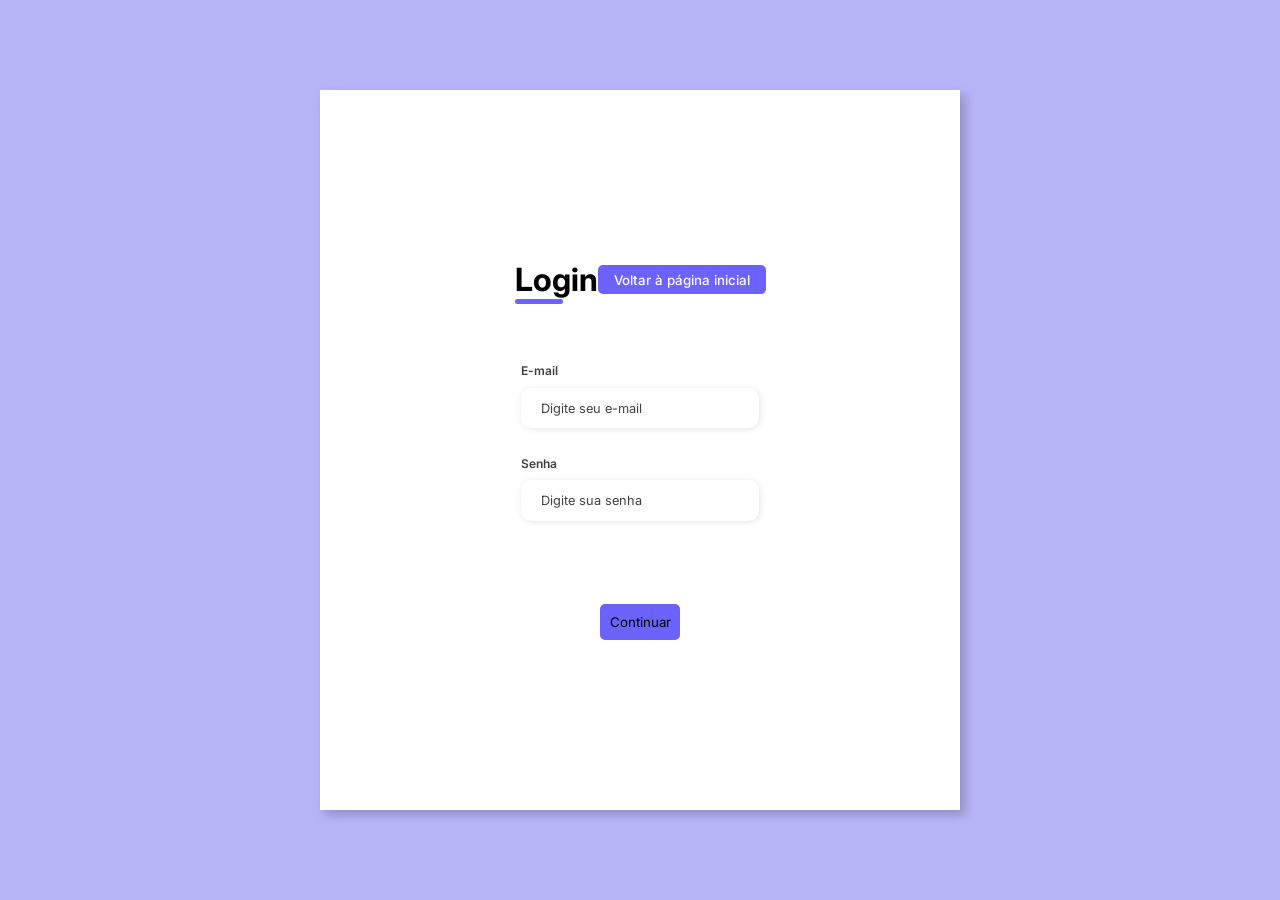
<file: login.html>
<!DOCTYPE html>
<html lang="pt-br">

<head>
    <meta charset="UTF-8">
    <meta http-equiv="X-UA-Compatible" content="IE=edge">
    <meta name="viewport" content="width=device-width, initial-scale=1.0">
    <link rel="stylesheet" href="stylelogin.css">
    <title>Formulário</title>
</head>

<body>
    <div class="container">
        <div class="form-image">
            <img src="undraw_shopping_re_hdd9.svg" alt="">
        </div>
        <div class="form">
                <div class="form-header">
                    <div class="title">
                        <h1>Login</h1>
                    </div>
                    <div class="login-button">
                        <button><a href="principal.php">Voltar à página inicial</a></button>
                    </div>
                </div>

                <div class="input-group">
                    <form action="login.php" method="post">

                    <div class="input-box">
                        <label for="email">E-mail</label>
                        <input id="email" type="email" name="email" placeholder="Digite seu e-mail" required>
                    </div>

                    <div class="input-box">
                        <label for="password">Senha</label>
                        <input id="password" type="password" name="senha" placeholder="Digite sua senha" required>
                    </div>
                </div>
                <div class="continue-button">
                    <input type="submit" value="Continuar">
                </div>
            </form>
        </div>
    </div>
</body>

</html>
</file>
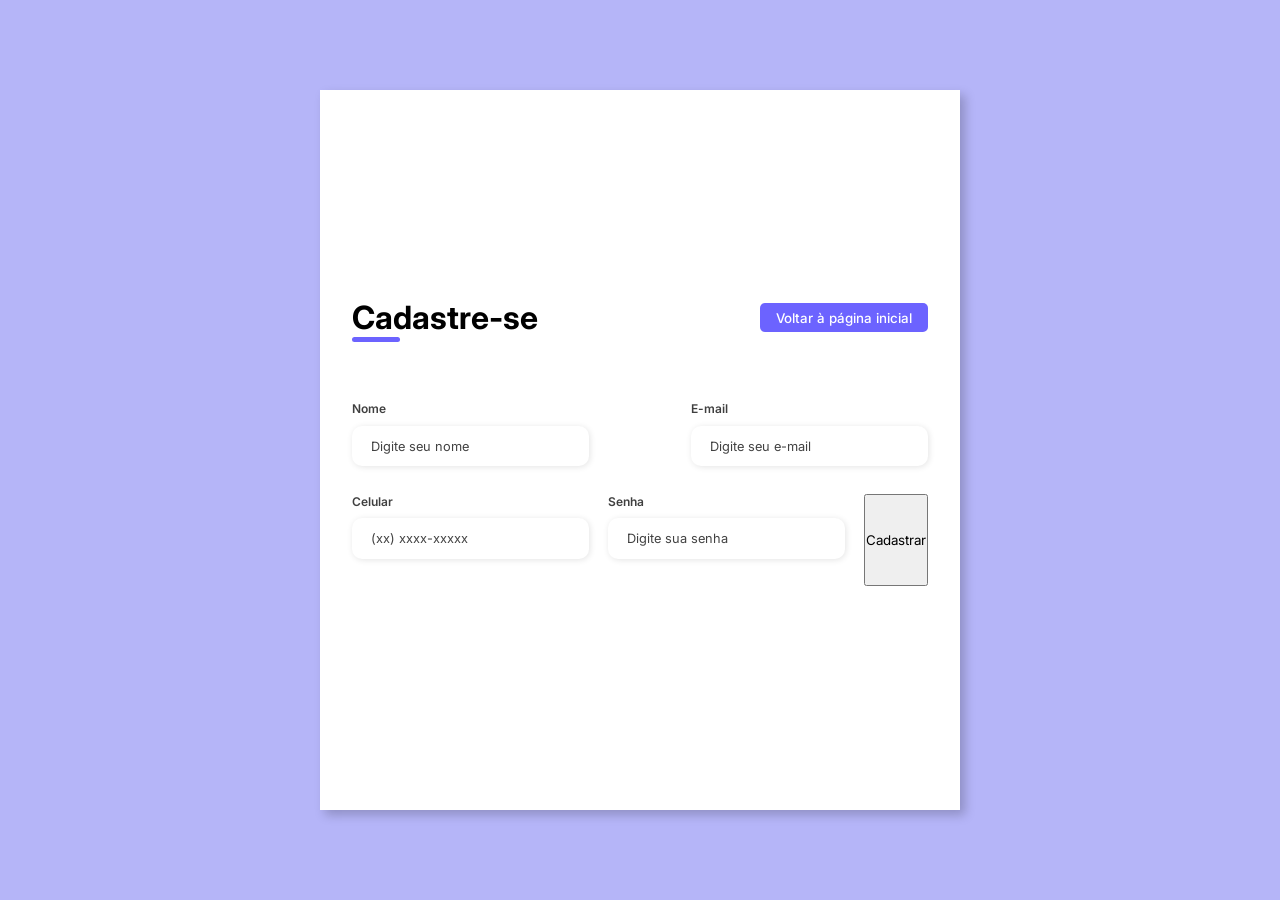
<file: usuariocadastrarform.html>
<!DOCTYPE html>
<html lang="pt-br">

<head>
    <meta charset="UTF-8">
    <meta http-equiv="X-UA-Compatible" content="IE=edge">
    <meta name="viewport" content="width=device-width, initial-scale=1.0">
    <link rel="stylesheet" href="stylecad.css">
    <title>Formulário</title>
</head>

<body>
    <div class="container">
        <div class="form-image">
            <img src="undraw_shopping_re_hdd9.svg" alt="">
        </div>
        <div class="form">
            <form action="usuariocadastrarcodigo.php" method="POST">
                <div class="form-header">
                    <div class="title">
                        <h1>Cadastre-se</h1>
                    </div>
                    <div class="login-button">
                        <button><a href="principal.php">Voltar à página inicial</a></button>
                    </div>
                </div>

                <div class="input-group">
                    <div class="input-box">
                        <label for="name">Nome</label>
                        <input id="name" type="text" name="nome" placeholder="Digite seu nome" required>
                    </div>

                    <div class="input-box">
                        <label for="email">E-mail</label>
                        <input id="email" type="email" name="email" placeholder="Digite seu e-mail" required>
                    </div>

                    <div class="input-box">
                        <label for="tel">Celular</label>
                        <input id="tel" type="tel" name="telefone" placeholder="(xx) xxxx-xxxxx" required>
                    </div>

                    <div class="input-box">
                        <label for="password">Senha</label>
                        <input id="password" type="password" name="senha" placeholder="Digite sua senha" required>
                    </div>

                
                   <input type="submit" value="Cadastrar">
               
            </form>
        </div>
    </div>
</body>

</html>
</file>
<file: stylelogin.css>
@import url('https://fonts.googleapis.com/css2?family=Inter:wght@200;300;400;500&family=Open+Sans:wght@300;400;500;600&display=swap');
* {
    padding: 0;
    margin: 0;
    box-sizing: border-box;
    font-family: 'Inter', sans-serif;
}

body {
    width: 100%;
    height: 100vh;
    display: flex;
    justify-content: center;
    align-items: center;
    background: #0c0ce94d;
}

.container {
    width: 80%;
    height: 80vh;
    display: flex;
    box-shadow: 5px 5px 10px rgba(0, 0, 0, 0.212);
}

.form-image {
    width: 50%;
    display: flex;
    justify-content: center;
    align-items: center;
    background-color: #fde3a7d7;
    padding: 1rem;
}

.form-image img {
    width: 31rem;
}

.form {
    width: 50%;
    display: flex;
    flex-direction: column;
    justify-content: center;
    align-items: center;
    background-color: #fff;
    padding: 2rem;
}

.form-header {
    margin-bottom: 3rem;
    display: flex;
    justify-content: space-between;
}

.login-button {
    display: flex;
    align-items: center;
}

.login-button button {
    border: none;
    background-color: #6c63ff;
    padding: 0.4rem 1rem;
    border-radius: 5px;
    cursor: pointer;
}

.login-button button:hover {
    background-color: #403c91f1;
}

.login-button button a {
    text-decoration: none;
    font-weight: 500;
    color: #fff;
}

.form-header h1::after {
    content: '';
    display: block;
    width: 3rem;
    height: 0.3rem;
    background-color: #6c63ff;
    margin: 0 auto;
    position: absolute;
    border-radius: 10px;
}

.input-group {
    display: flex;
    flex-wrap: wrap;
    justify-content: space-between;
    padding: 1rem 0;
}

.input-box {
    display: flex;
    flex-direction: column;
    margin-bottom: 1.1rem;
}

.input-box input {
    margin: 0.6rem 0;
    padding: 0.8rem 1.2rem;
    border: none;
    border-radius: 10px;
    box-shadow: 1px 1px 6px #0000001c;
    font-size: 0.8rem;
}

.input-box input:hover {
    background-color: #eeeeee75;
}

.input-box input:focus-visible {
    outline: 1px solid #6c63ff;
}

.input-box label,
.gender-title h6 {
    font-size: 0.75rem;
    font-weight: 600;
    color: #000000c0;
}

.input-box input::placeholder {
    color: #000000be;
}

.continue-button input{
    width: 100%;
    margin-top: 2.5rem;
    border: none;
    background-color: #6c63ff;
    padding: 0.62rem;
    border-radius: 5px;
    cursor: pointer;
}

.continue-button input:hover {
    background-color: #4f4b92f1;
}

.continue-button input a {
    text-decoration: none;
    font-weight: 500;
    color: #fff;
}

@media screen and (max-width: 1330px) {
    .form-image {
        display: none;
    }
    .container {
        width: 50%;
    }
    .form {
        width: 100%;
    }
}

@media screen and (max-width: 1064px) {
    .container {
        width: 90%;
        height: auto;
    }
    .input-group {
        flex-direction: column;
        z-index: 5;
        padding-right: 5rem;
        max-height: 10rem;
        overflow-y: scroll;
        flex-wrap: nowrap;
    }
    .gender-inputs {
        margin-top: 2rem;
    }
    .gender-group {
        flex-direction: column;
    }
    .gender-title h6 {
        margin: 0;
    }
    .gender-input {
        margin-top: 0.5rem;
    }
} 
 1  
assets/img/undraw_
assets/img/undraw_
</file>
<file: stylecad.css>
@import url('https://fonts.googleapis.com/css2?family=Inter:wght@200;300;400;500&family=Open+Sans:wght@300;400;500;600&display=swap');
* {
    padding: 0;
    margin: 0;
    box-sizing: border-box;
    font-family: 'Inter', sans-serif;
}

body {
    width: 100%;
    height: 100vh;
    display: flex;
    justify-content: center;
    align-items: center;
    background: #0c0ce94d;
}

.container {
    width: 80%;
    height: 80vh;
    display: flex;
    box-shadow: 5px 5px 10px rgba(0, 0, 0, 0.212);
}

.form-image {
    width: 50%;
    display: flex;
    justify-content: center;
    align-items: center;
    background-color: #fde3a7d7;
    padding: 1rem;
}

.form-image img {
    width: 31rem;
}

.form {
    width: 50%;
    display: flex;
    flex-direction: column;
    justify-content: center;
    align-items: center;
    background-color: #fff;
    padding: 2rem;
}

.form-header {
    margin-bottom: 3rem;
    display: flex;
    justify-content: space-between;
}

.login-button {
    display: flex;
    align-items: center;
}

.login-button button {
    border: none;
    background-color: #6c63ff;
    padding: 0.4rem 1rem;
    border-radius: 5px;
    cursor: pointer;
}

.login-button button:hover {
    background-color: #403c91f1;
}

.login-button button a {
    text-decoration: none;
    font-weight: 500;
    color: #fff;
}

.form-header h1::after {
    content: '';
    display: block;
    width: 3rem;
    height: 0.3rem;
    background-color: #6c63ff;
    margin: 0 auto;
    position: absolute;
    border-radius: 10px;
}

.input-group {
    display: flex;
    flex-wrap: wrap;
    justify-content: space-between;
    padding: 1rem 0;
}

.input-box {
    display: flex;
    flex-direction: column;
    margin-bottom: 1.1rem;
}

.input-box input {
    margin: 0.6rem 0;
    padding: 0.8rem 1.2rem;
    border: none;
    border-radius: 10px;
    box-shadow: 1px 1px 6px #0000001c;
    font-size: 0.8rem;
}

.input-box input:hover {
    background-color: #eeeeee75;
}

.input-box input:focus-visible {
    outline: 1px solid #6c63ff;
}

.input-box label,
.gender-title h6 {
    font-size: 0.75rem;
    font-weight: 600;
    color: #000000c0;
}

.input-box input::placeholder {
    color: #000000be;
}

.continue-button button {
    width: 100%;
    margin-top: 2.5rem;
    border: none;
    background-color: #6c63ff;
    padding: 0.62rem;
    border-radius: 5px;
    cursor: pointer;
}

.continue-button button:hover {
    background-color: #4f4b92f1;
}

.continue-button button a {
    text-decoration: none;
    font-size: 0.93rem;
    font-weight: 500;
    color: #fff;
}

@media screen and (max-width: 1330px) {
    .form-image {
        display: none;
    }
    .container {
        width: 50%;
    }
    .form {
        width: 100%;
    }
}

@media screen and (max-width: 1064px) {
    .container {
        width: 90%;
        height: auto;
    }
    .input-group {
        flex-direction: column;
        z-index: 5;
        padding-right: 5rem;
        max-height: 10rem;
        overflow-y: scroll;
        flex-wrap: nowrap;
    }
    .gender-inputs {
        margin-top: 2rem;
    }
    .gender-group {
        flex-direction: column;
    }
    .gender-title h6 {
        margin: 0;
    }
    .gender-input {
        margin-top: 0.5rem;
    }
} 
 1  
assets/img/undraw_
</file>
